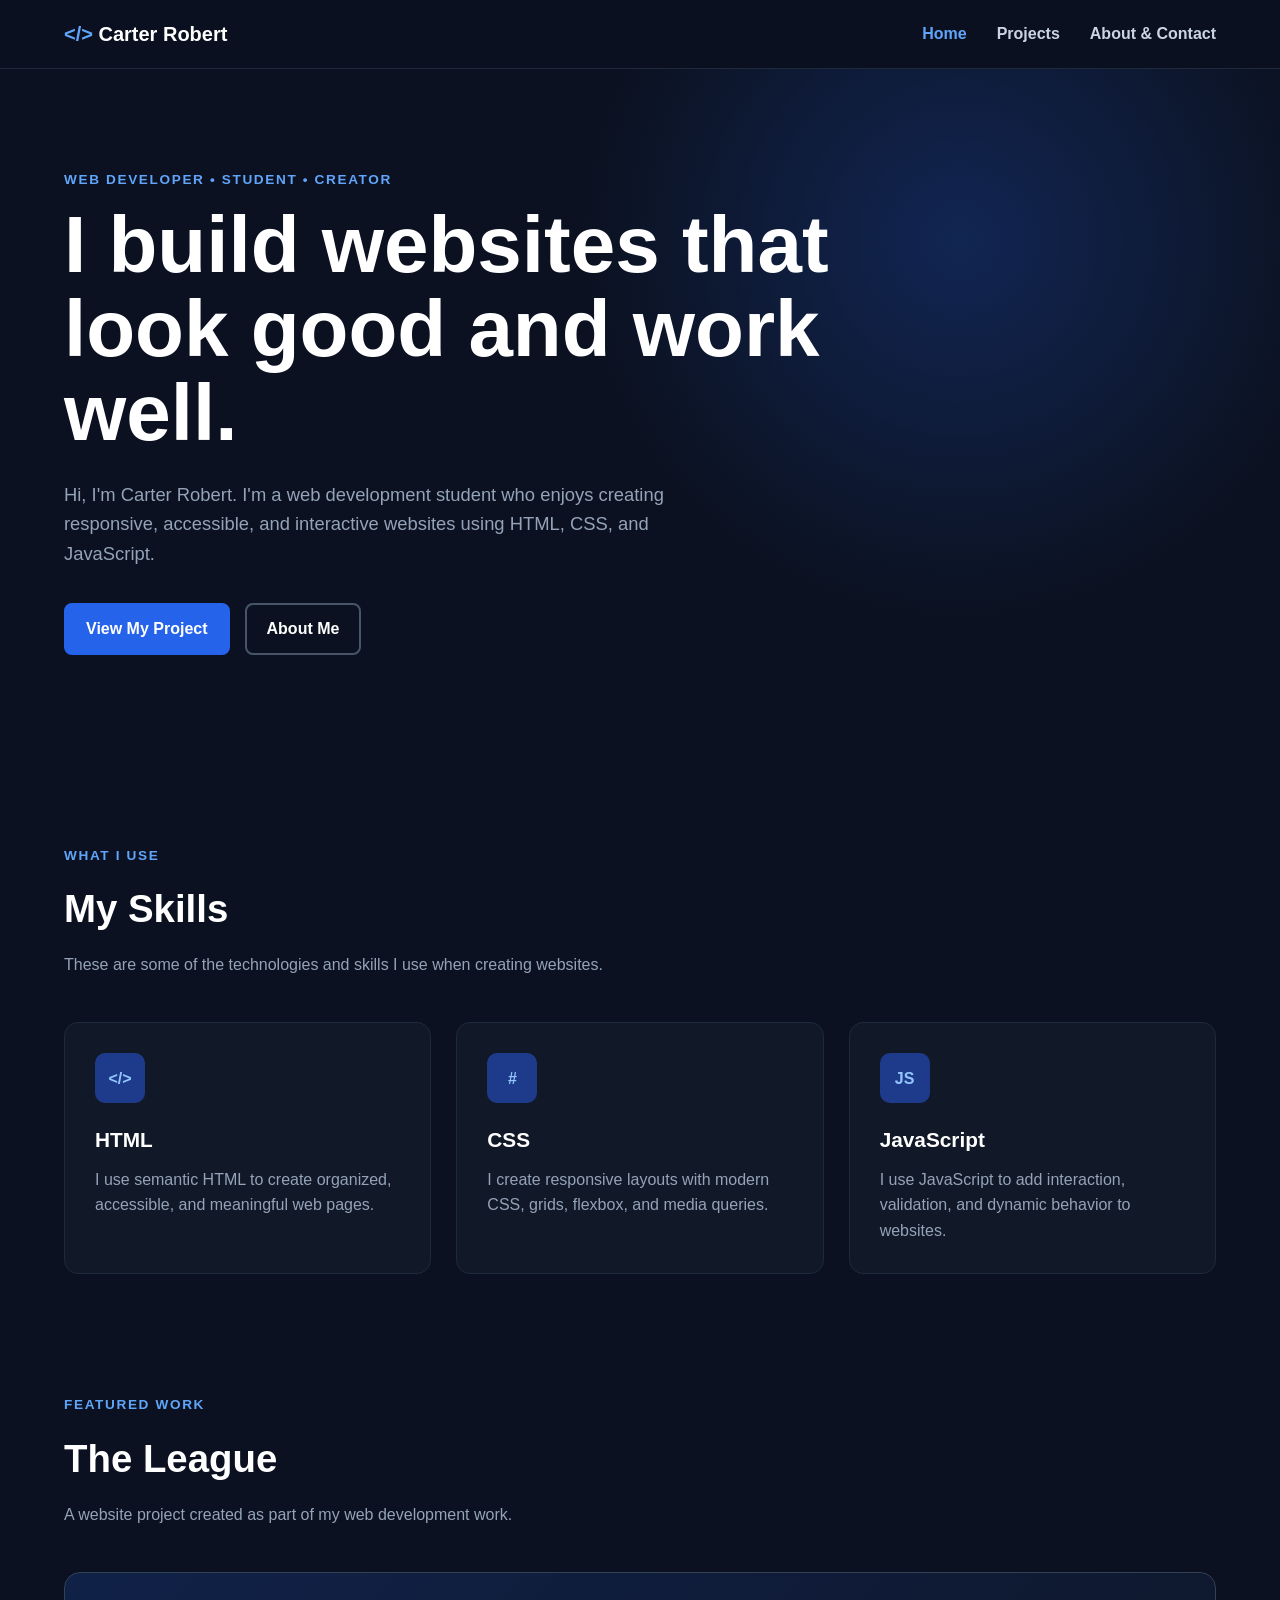
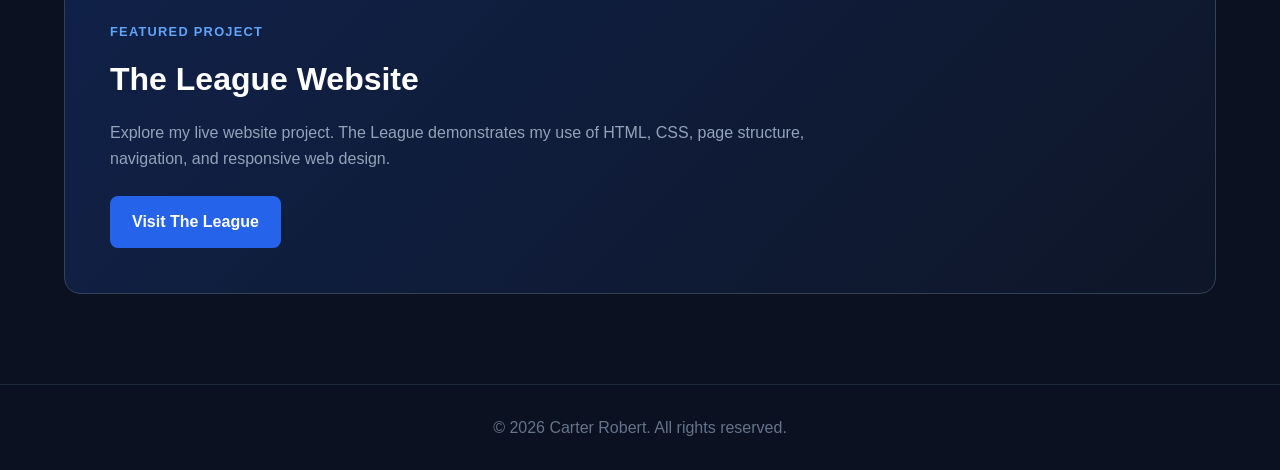
<file: index.html>
<!DOCTYPE html>
<html lang="en">
<head>
    <meta charset="UTF-8">
    <meta name="viewport" content="width=device-width, initial-scale=1.0">

    <title>Carter Robert | Web Developer</title>

    <link rel="stylesheet" href="style.css">
</head>

<body>

    <a class="skip-link" href="#main-content">Skip to main content</a>

    <header class="site-header">
        <nav class="navbar" aria-label="Main navigation">

            <a class="logo" href="index.html">
                <span>&lt;/&gt;</span> Carter Robert
            </a>

            <button class="menu-toggle"
                    type="button"
                    aria-expanded="false"
                    aria-controls="nav-menu">
                Menu
            </button>

            <ul class="nav-menu" id="nav-menu">
                <li>
                    <a class="active" href="index.html">Home</a>
                </li>

                <li>
                    <a href="https://carterprince495-prog.github.io/the-league/index.html"
                       target="_blank"
                       rel="noopener">
                        Projects
                    </a>
                </li>

                <li>
                    <a href="about.html">About &amp; Contact</a>
                </li>
            </ul>

        </nav>
    </header>

    <main id="main-content">

        <!-- Hero Section -->
        <section class="hero">
            <div class="hero-content">

                <p class="eyebrow">
                    Web Developer • Student • Creator
                </p>

                <h1>
                    I build websites that look good and work well.
                </h1>

                <p class="hero-text">
                    Hi, I'm Carter Robert. I'm a web development student
                    who enjoys creating responsive, accessible, and
                    interactive websites using HTML, CSS, and JavaScript.
                </p>

                <div class="hero-buttons">
                    <a class="button" href="https://carterprince495-prog.github.io/the-league/index.html"
                       target="_blank"
                       rel="noopener">
                        View My Project
                    </a>

                    <a class="button button-secondary" href="about.html">
                        About Me
                    </a>
                </div>

            </div>
        </section>

        <!-- Skills -->
        <section class="section">
            <div class="section-heading">
                <p class="eyebrow">What I Use</p>
                <h2>My Skills</h2>
                <p>
                    These are some of the technologies and skills I use
                    when creating websites.
                </p>
            </div>

            <div class="card-grid">

                <article class="info-card">
                    <div class="card-icon">&lt;/&gt;</div>
                    <h3>HTML</h3>
                    <p>
                        I use semantic HTML to create organized,
                        accessible, and meaningful web pages.
                    </p>
                </article>

                <article class="info-card">
                    <div class="card-icon">#</div>
                    <h3>CSS</h3>
                    <p>
                        I create responsive layouts with modern CSS,
                        grids, flexbox, and media queries.
                    </p>
                </article>

                <article class="info-card">
                    <div class="card-icon">JS</div>
                    <h3>JavaScript</h3>
                    <p>
                        I use JavaScript to add interaction,
                        validation, and dynamic behavior to websites.
                    </p>
                </article>

            </div>
        </section>

        <!-- Featured Project -->
        <section class="section project-section">

            <div class="section-heading">
                <p class="eyebrow">Featured Work</p>
                <h2>The League</h2>
                <p>
                    A website project created as part of my web
                    development work.
                </p>
            </div>

            <article class="featured-project">

                <div>
                    <span class="project-label">Featured Project</span>

                    <h3>The League Website</h3>

                    <p>
                        Explore my live website project. The League
                        demonstrates my use of HTML, CSS, page structure,
                        navigation, and responsive web design.
                    </p>

                    <a class="button"
                       href="https://carterprince495-prog.github.io/the-league/index.html"
                       target="_blank"
                       rel="noopener">
                        Visit The League
                    </a>
                </div>

            </article>

        </section>

    </main>

    <footer class="site-footer">
        <p>&copy; 2026 Carter Robert. All rights reserved.</p>
    </footer>

    <script src="script.js"></script>

</body>
</html>
</file>
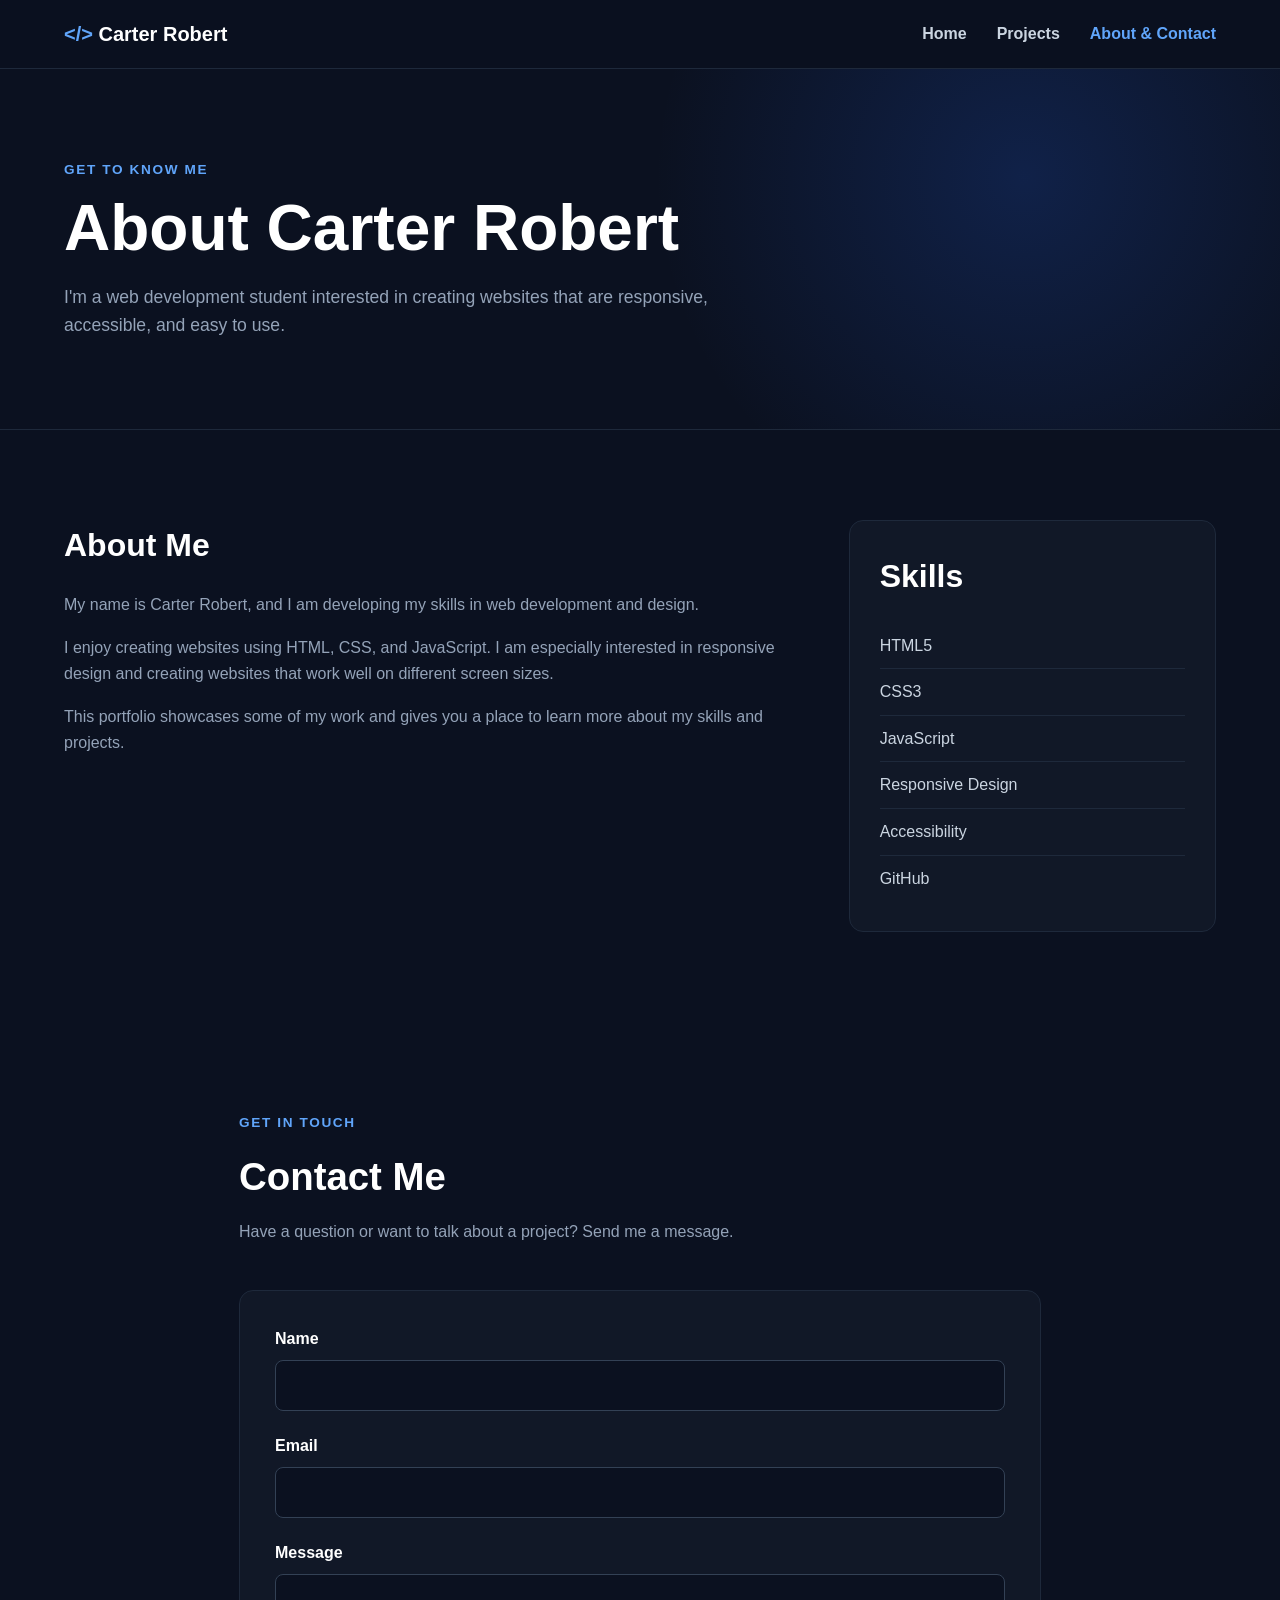
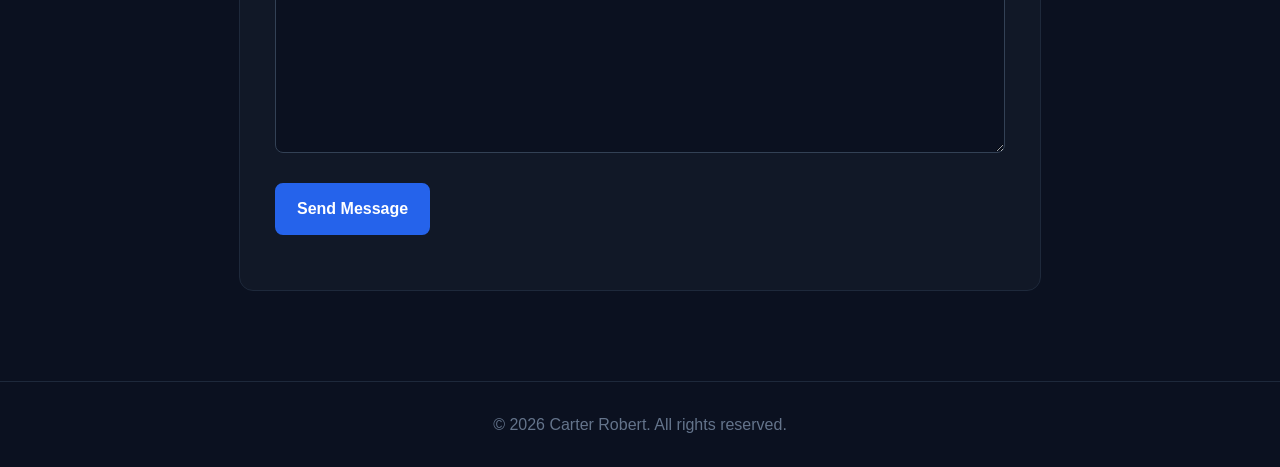
<file: about.html>
<!DOCTYPE html>
<html lang="en">
<head>
    <meta charset="UTF-8">
    <meta name="viewport" content="width=device-width, initial-scale=1.0">

    <title>About & Contact | Carter Robert</title>

    <link rel="stylesheet" href="style.css">
</head>

<body>

    <a class="skip-link" href="#main-content">Skip to main content</a>

    <header class="site-header">
        <nav class="navbar" aria-label="Main navigation">

            <a class="logo" href="index.html">
                <span>&lt;/&gt;</span> Carter Robert
            </a>

            <button class="menu-toggle"
                    type="button"
                    aria-expanded="false"
                    aria-controls="nav-menu">
                Menu
            </button>

            <ul class="nav-menu" id="nav-menu">

                <li>
                    <a href="index.html">Home</a>
                </li>

                <li>
                    <a href="https://carterprince495-prog.github.io/the-league/index.html"
                       target="_blank"
                       rel="noopener">
                        Projects
                    </a>
                </li>

                <li>
                    <a class="active" href="about.html">
                        About &amp; Contact
                    </a>
                </li>

            </ul>

        </nav>
    </header>

    <main id="main-content">

        <!-- About -->
        <section class="page-header">
            <div>

                <p class="eyebrow">Get to Know Me</p>

                <h1>About Carter Robert</h1>

                <p>
                    I'm a web development student interested in creating
                    websites that are responsive, accessible, and easy to use.
                </p>

            </div>
        </section>


        <section class="section">

            <div class="about-grid">

                <div class="about-text">

                    <h2>About Me</h2>

                    <p>
                        My name is Carter Robert, and I am developing my
                        skills in web development and design.
                    </p>

                    <p>
                        I enjoy creating websites using HTML, CSS, and
                        JavaScript. I am especially interested in responsive
                        design and creating websites that work well on
                        different screen sizes.
                    </p>

                    <p>
                        This portfolio showcases some of my work and gives
                        you a place to learn more about my skills and projects.
                    </p>

                </div>


                <div class="skills-box">

                    <h2>Skills</h2>

                    <ul class="skills-list">
                        <li>HTML5</li>
                        <li>CSS3</li>
                        <li>JavaScript</li>
                        <li>Responsive Design</li>
                        <li>Accessibility</li>
                        <li>GitHub</li>
                    </ul>

                </div>

            </div>

        </section>


        <!-- Contact -->
        <section class="section contact-section">

            <div class="section-heading">

                <p class="eyebrow">Get In Touch</p>

                <h2>Contact Me</h2>

                <p>
                    Have a question or want to talk about a project?
                    Send me a message.
                </p>

            </div>


            <form id="contact-form" class="contact-form" novalidate>

                <div class="form-group">

                    <label for="name">Name</label>

                    <input
                        type="text"
                        id="name"
                        name="name"
                        autocomplete="name"
                        aria-describedby="name-error"
                        required
                    >

                    <p id="name-error" class="form-error" aria-live="polite"></p>

                </div>


                <div class="form-group">

                    <label for="email">Email</label>

                    <input
                        type="email"
                        id="email"
                        name="email"
                        autocomplete="email"
                        aria-describedby="email-error"
                        required
                    >

                    <p id="email-error" class="form-error" aria-live="polite"></p>

                </div>


                <div class="form-group">

                    <label for="message">Message</label>

                    <textarea
                        id="message"
                        name="message"
                        rows="6"
                        aria-describedby="message-error"
                        required
                    ></textarea>

                    <p id="message-error" class="form-error" aria-live="polite"></p>

                </div>


                <button class="button" type="submit">
                    Send Message
                </button>

                <p id="form-success"
                   class="form-success"
                   role="status"
                   aria-live="polite"></p>

            </form>

        </section>

    </main>

    <footer class="site-footer">
        <p>&copy; 2026 Carter Robert. All rights reserved.</p>
    </footer>
<script src="script.js"></script>
</body>
</html>
</file>
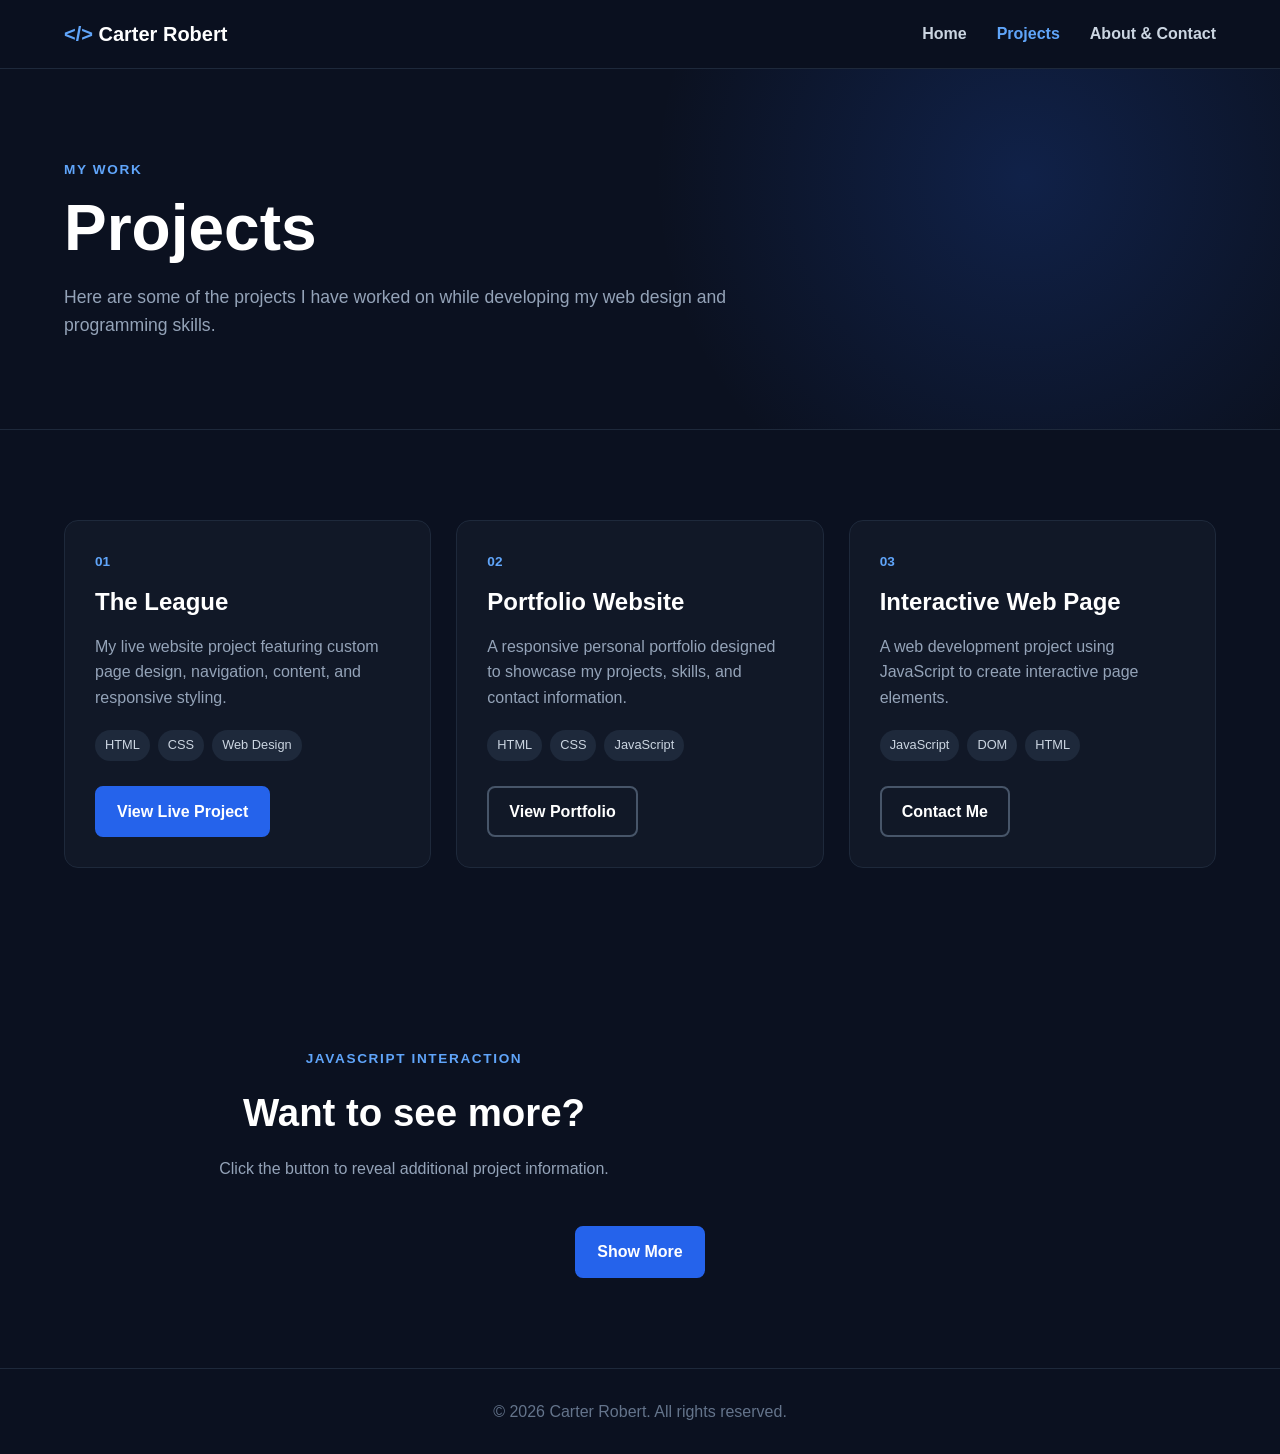
<file: projects.html>
<!DOCTYPE html>
<html lang="en">
<head>
    <meta charset="UTF-8">
    <meta name="viewport" content="width=device-width, initial-scale=1.0">

    <title>Projects | Carter Robert</title>

   <link rel="stylesheet" href="style.css">
</head>

<body>

    <a class="skip-link" href="#main-content">Skip to main content</a>

    <header class="site-header">
        <nav class="navbar" aria-label="Main navigation">

            <a class="logo" href="index.html">
                <span>&lt;/&gt;</span> Carter Robert
            </a>

            <button class="menu-toggle"
                    type="button"
                    aria-expanded="false"
                    aria-controls="nav-menu">
                Menu
            </button>

            <ul class="nav-menu" id="nav-menu">

                <li>
                    <a href="index.html">Home</a>
                </li>

                <li>
                    <a class="active"
                       href="https://carterprince495-prog.github.io/the-league/index.html"
                       target="_blank"
                       rel="noopener">
                        Projects
                    </a>
                </li>

                <li>
                    <a href="about.html">About &amp; Contact</a>
                </li>

            </ul>

        </nav>
    </header>

    <main id="main-content">

        <section class="page-header">
            <div>
                <p class="eyebrow">My Work</p>

                <h1>Projects</h1>

                <p>
                    Here are some of the projects I have worked on
                    while developing my web design and programming skills.
                </p>
            </div>
        </section>

        <section class="section">

            <div class="project-grid">

                <article class="project-card">

                    <span class="project-number">01</span>

                    <h2>The League</h2>

                    <p>
                        My live website project featuring custom page
                        design, navigation, content, and responsive styling.
                    </p>

                    <div class="project-tags">
                        <span>HTML</span>
                        <span>CSS</span>
                        <span>Web Design</span>
                    </div>

                    <a class="button"
                       href="https://carterprince495-prog.github.io/the-league/index.html"
                       target="_blank"
                       rel="noopener">
                        View Live Project
                    </a>

                </article>


                <article class="project-card">

                    <span class="project-number">02</span>

                    <h2>Portfolio Website</h2>

                    <p>
                        A responsive personal portfolio designed to
                        showcase my projects, skills, and contact information.
                    </p>

                    <div class="project-tags">
                        <span>HTML</span>
                        <span>CSS</span>
                        <span>JavaScript</span>
                    </div>

                    <a class="button button-secondary" href="index.html">
                        View Portfolio
                    </a>

                </article>


                <article class="project-card">

                    <span class="project-number">03</span>

                    <h2>Interactive Web Page</h2>

                    <p>
                        A web development project using JavaScript
                        to create interactive page elements.
                    </p>

                    <div class="project-tags">
                        <span>JavaScript</span>
                        <span>DOM</span>
                        <span>HTML</span>
                    </div>

                    <a class="button button-secondary" href="about.html">
                        Contact Me
                    </a>

                </article>

            </div>

        </section>

        <!-- JavaScript Interaction -->
        <section class="section interaction-section">

            <div class="section-heading">
                <p class="eyebrow">JavaScript Interaction</p>

                <h2>Want to see more?</h2>

                <p>
                    Click the button to reveal additional project information.
                </p>
            </div>

            <button class="button" id="show-more-btn" type="button">
                Show More
            </button>

            <div id="extra-projects" class="extra-content" hidden>

                <div class="extra-box">
                    <h3>More About My Work</h3>

                    <p>
                        I am continuing to build my skills in web development,
                        responsive design, accessibility, and JavaScript.
                        My goal is to create websites that are both visually
                        appealing and easy to use.
                    </p>
                </div>

            </div>

        </section>

    </main>

    <footer class="site-footer">
        <p>&copy; 2026 Carter Robert. All rights reserved.</p>
    </footer>

    <script src="script.js"></script>
</body>
</html>
</file>
<file: style.css>
/* ========================================
   GENERAL
======================================== */

* {
    box-sizing: border-box;
    margin: 0;
    padding: 0;
}

html {
    scroll-behavior: smooth;
}

body {
    font-family: Arial, Helvetica, sans-serif;
    background: #0b1120;
    color: #e5e7eb;
    line-height: 1.6;
    min-height: 100vh;
}

a {
    color: inherit;
}

img {
    max-width: 100%;
    display: block;
}

button,
input,
textarea {
    font: inherit;
}


/* ========================================
   ACCESSIBILITY
======================================== */

.skip-link {
    position: absolute;
    left: -9999px;
    top: 10px;
    z-index: 999;
    background: #ffffff;
    color: #000000;
    padding: 10px 15px;
    text-decoration: none;
}

.skip-link:focus {
    left: 10px;
}

:focus-visible {
    outline: 3px solid #60a5fa;
    outline-offset: 3px;
}


/* ========================================
   HEADER / NAVIGATION
======================================== */

.site-header {
    position: sticky;
    top: 0;
    z-index: 100;
    background: rgba(11, 17, 32, 0.95);
    border-bottom: 1px solid #1e293b;
    backdrop-filter: blur(10px);
}

.navbar {
    max-width: 1200px;
    margin: 0 auto;
    padding: 18px 24px;

    display: flex;
    align-items: center;
    justify-content: space-between;
    gap: 30px;
}

.logo {
    color: #ffffff;
    text-decoration: none;
    font-size: 1.25rem;
    font-weight: 700;
}

.logo span {
    color: #60a5fa;
}

.nav-menu {
    list-style: none;

    display: flex;
    align-items: center;
    gap: 30px;
}

.nav-menu a {
    color: #cbd5e1;
    text-decoration: none;
    font-weight: 600;
    transition: color 0.2s ease;
}

.nav-menu a:hover,
.nav-menu a.active {
    color: #60a5fa;
}

.menu-toggle {
    display: none;

    background: transparent;
    color: #ffffff;
    border: 1px solid #334155;
    border-radius: 8px;
    padding: 8px 12px;
    cursor: pointer;
}


/* ========================================
   HERO
======================================== */

.hero {
    min-height: 600px;
    display: flex;
    align-items: center;

    background:
        radial-gradient(
            circle at 75% 25%,
            rgba(37, 99, 235, 0.25),
            transparent 35%
        ),
        #0b1120;
}

.hero-content {
    width: 100%;
    max-width: 1200px;
    margin: 0 auto;
    padding: 100px 24px;
}

.eyebrow {
    color: #60a5fa;
    font-size: 0.85rem;
    font-weight: 700;
    letter-spacing: 0.12em;
    text-transform: uppercase;
    margin-bottom: 12px;
}

.hero h1 {
    max-width: 800px;
    color: #ffffff;
    font-size: clamp(2.5rem, 7vw, 5rem);
    line-height: 1.05;
    margin-bottom: 25px;
}

.hero-text {
    max-width: 680px;
    color: #94a3b8;
    font-size: 1.15rem;
    margin-bottom: 35px;
}

.hero-buttons {
    display: flex;
    flex-wrap: wrap;
    gap: 15px;
}


/* ========================================
   BUTTONS
======================================== */

.button {
    display: inline-block;

    background: #2563eb;
    color: #ffffff;

    border: 2px solid #2563eb;
    border-radius: 8px;

    padding: 11px 20px;

    text-decoration: none;
    font-weight: 700;

    cursor: pointer;

    transition:
        transform 0.2s ease,
        background 0.2s ease;
}

.button:hover {
    background: #1d4ed8;
    transform: translateY(-2px);
}

.button-secondary {
    background: transparent;
    border-color: #475569;
}

.button-secondary:hover {
    background: #1e293b;
    border-color: #60a5fa;
}


/* ========================================
   SECTIONS
======================================== */

.section {
    max-width: 1200px;
    margin: 0 auto;
    padding: 90px 24px;
}

.section-heading {
    max-width: 700px;
    margin-bottom: 45px;
}

.section-heading h2 {
    color: #ffffff;
    font-size: 2.4rem;
    margin-bottom: 12px;
}

.section-heading > p:last-child {
    color: #94a3b8;
}


/* ========================================
   CARDS
======================================== */

.card-grid {
    display: grid;
    grid-template-columns: repeat(3, 1fr);
    gap: 25px;
}

.info-card {
    background: #111827;
    border: 1px solid #1e293b;
    border-radius: 14px;
    padding: 30px;

    transition:
        transform 0.2s ease,
        border-color 0.2s ease;
}

.info-card:hover {
    transform: translateY(-5px);
    border-color: #3b82f6;
}

.card-icon {
    width: 50px;
    height: 50px;

    display: flex;
    align-items: center;
    justify-content: center;

    background: #1e3a8a;
    color: #93c5fd;

    border-radius: 10px;

    margin-bottom: 20px;

    font-weight: 700;
}

.info-card h3 {
    color: #ffffff;
    font-size: 1.3rem;
    margin-bottom: 10px;
}

.info-card p {
    color: #94a3b8;
}


/* ========================================
   FEATURED PROJECT
======================================== */

.project-section {
    padding-top: 30px;
}

.featured-project {
    background:
        linear-gradient(
            135deg,
            rgba(37, 99, 235, 0.2),
            rgba(15, 23, 42, 0.8)
        );

    border: 1px solid #334155;
    border-radius: 16px;

    padding: 45px;
}

.project-label {
    color: #60a5fa;
    font-size: 0.8rem;
    font-weight: 700;
    text-transform: uppercase;
    letter-spacing: 0.1em;
}

.featured-project h3 {
    color: #ffffff;
    font-size: 2rem;
    margin: 10px 0 15px;
}

.featured-project p {
    max-width: 700px;
    color: #94a3b8;
    margin-bottom: 25px;
}


/* ========================================
   PAGE HEADER
======================================== */

.page-header {
    background:
        radial-gradient(
            circle at 80% 30%,
            rgba(37, 99, 235, 0.2),
            transparent 35%
        );

    border-bottom: 1px solid #1e293b;
}

.page-header > div {
    max-width: 1200px;
    margin: 0 auto;
    padding: 90px 24px;
}

.page-header h1 {
    color: #ffffff;
    font-size: clamp(2.5rem, 6vw, 4rem);
    line-height: 1.1;
    margin-bottom: 20px;
}

.page-header p:last-child {
    max-width: 700px;
    color: #94a3b8;
    font-size: 1.1rem;
}


/* ========================================
   PROJECT PAGE
======================================== */

.project-grid {
    display: grid;
    grid-template-columns: repeat(3, 1fr);
    gap: 25px;
}

.project-card {
    background: #111827;
    border: 1px solid #1e293b;
    border-radius: 14px;
    padding: 30px;

    display: flex;
    flex-direction: column;
}

.project-number {
    color: #60a5fa;
    font-weight: 700;
    font-size: 0.85rem;
}

.project-card h2 {
    color: #ffffff;
    margin: 10px 0 12px;
}

.project-card p {
    color: #94a3b8;
    margin-bottom: 20px;
}

.project-tags {
    display: flex;
    flex-wrap: wrap;
    gap: 8px;
    margin-bottom: 25px;
}

.project-tags span {
    background: #1e293b;
    color: #cbd5e1;
    border-radius: 999px;
    padding: 5px 10px;
    font-size: 0.8rem;
}

.project-card .button {
    margin-top: auto;
    align-self: flex-start;
}


/* ========================================
   JAVASCRIPT INTERACTION
======================================== */

.interaction-section {
    text-align: center;
}

.extra-content {
    max-width: 700px;
    margin: 30px auto 0;
}

.extra-box {
    background: #111827;
    border: 1px solid #334155;
    border-radius: 14px;
    padding: 30px;
    text-align: left;
}

.extra-box h3 {
    color: #ffffff;
    margin-bottom: 10px;
}

.extra-box p {
    color: #94a3b8;
}


/* ========================================
   ABOUT
======================================== */

.about-grid {
    display: grid;
    grid-template-columns: 2fr 1fr;
    gap: 50px;
}

.about-text h2,
.skills-box h2 {
    color: #ffffff;
    font-size: 2rem;
    margin-bottom: 20px;
}

.about-text p {
    color: #94a3b8;
    margin-bottom: 18px;
}

.skills-box {
    background: #111827;
    border: 1px solid #1e293b;
    border-radius: 14px;
    padding: 30px;
}

.skills-list {
    list-style: none;
}

.skills-list li {
    color: #cbd5e1;
    padding: 10px 0;
    border-bottom: 1px solid #1e293b;
}

.skills-list li:last-child {
    border-bottom: none;
}


/* ========================================
   CONTACT FORM
======================================== */

.contact-section {
    max-width: 850px;
}

.contact-form {
    background: #111827;
    border: 1px solid #1e293b;
    border-radius: 14px;
    padding: 35px;
}

.form-group {
    margin-bottom: 22px;
}

.form-group label {
    display: block;
    color: #ffffff;
    font-weight: 700;
    margin-bottom: 8px;
}

.form-group input,
.form-group textarea {
    width: 100%;

    background: #0b1120;
    color: #ffffff;

    border: 1px solid #334155;
    border-radius: 8px;

    padding: 12px 14px;
}

.form-group textarea {
    resize: vertical;
}

.form-group input:focus,
.form-group textarea:focus {
    border-color: #60a5fa;
    outline: none;
}

.form-group input[aria-invalid="true"],
.form-group textarea[aria-invalid="true"] {
    border-color: #f87171;
}

.form-error {
    color: #fca5a5;
    font-size: 0.9rem;
    margin-top: 5px;
}

.form-success {
    color: #86efac;
    margin-top: 20px;
    font-weight: 600;
}


/* ========================================
   FOOTER
======================================== */

.site-footer {
    border-top: 1px solid #1e293b;
    padding: 30px 24px;
    text-align: center;
}

.site-footer p {
    color: #64748b;
}


/* ========================================
   TABLET
======================================== */

@media (max-width: 850px) {

    .card-grid,
    .project-grid {
        grid-template-columns: 1fr 1fr;
    }

    .about-grid {
        grid-template-columns: 1fr;
    }

    .menu-toggle {
        display: block;
    }

    .nav-menu {
        display: none;

        position: absolute;
        top: 100%;
        left: 0;
        right: 0;

        background: #0b1120;
        border-bottom: 1px solid #1e293b;

        flex-direction: column;
        align-items: stretch;

        gap: 0;
        padding: 10px 24px;
    }

    .nav-menu.open {
        display: flex;
    }

    .nav-menu li {
        border-bottom: 1px solid #1e293b;
    }

    .nav-menu li:last-child {
        border-bottom: none;
    }

    .nav-menu a {
        display: block;
        padding: 14px 0;
    }
}


/* ========================================
   MOBILE
======================================== */

@media (max-width: 600px) {

    .navbar {
        padding: 15px 18px;
    }

    .hero-content {
        padding: 75px 20px;
    }

    .hero {
        min-height: 500px;
    }

    .hero h1 {
        font-size: 2.7rem;
    }

    .hero-text {
        font-size: 1rem;
    }

    .section {
        padding: 65px 20px;
    }

    .card-grid,
    .project-grid {
        grid-template-columns: 1fr;
    }

    .featured-project {
        padding: 30px 25px;
    }

    .contact-form {
        padding: 25px 20px;
    }

    .page-header > div {
        padding: 65px 20px;
    }

    .page-header h1 {
        font-size: 2.7rem;
    }

    .hero-buttons {
        flex-direction: column;
        align-items: stretch;
    }

    .hero-buttons .button {
        text-align: center;
    }

}
</file>
